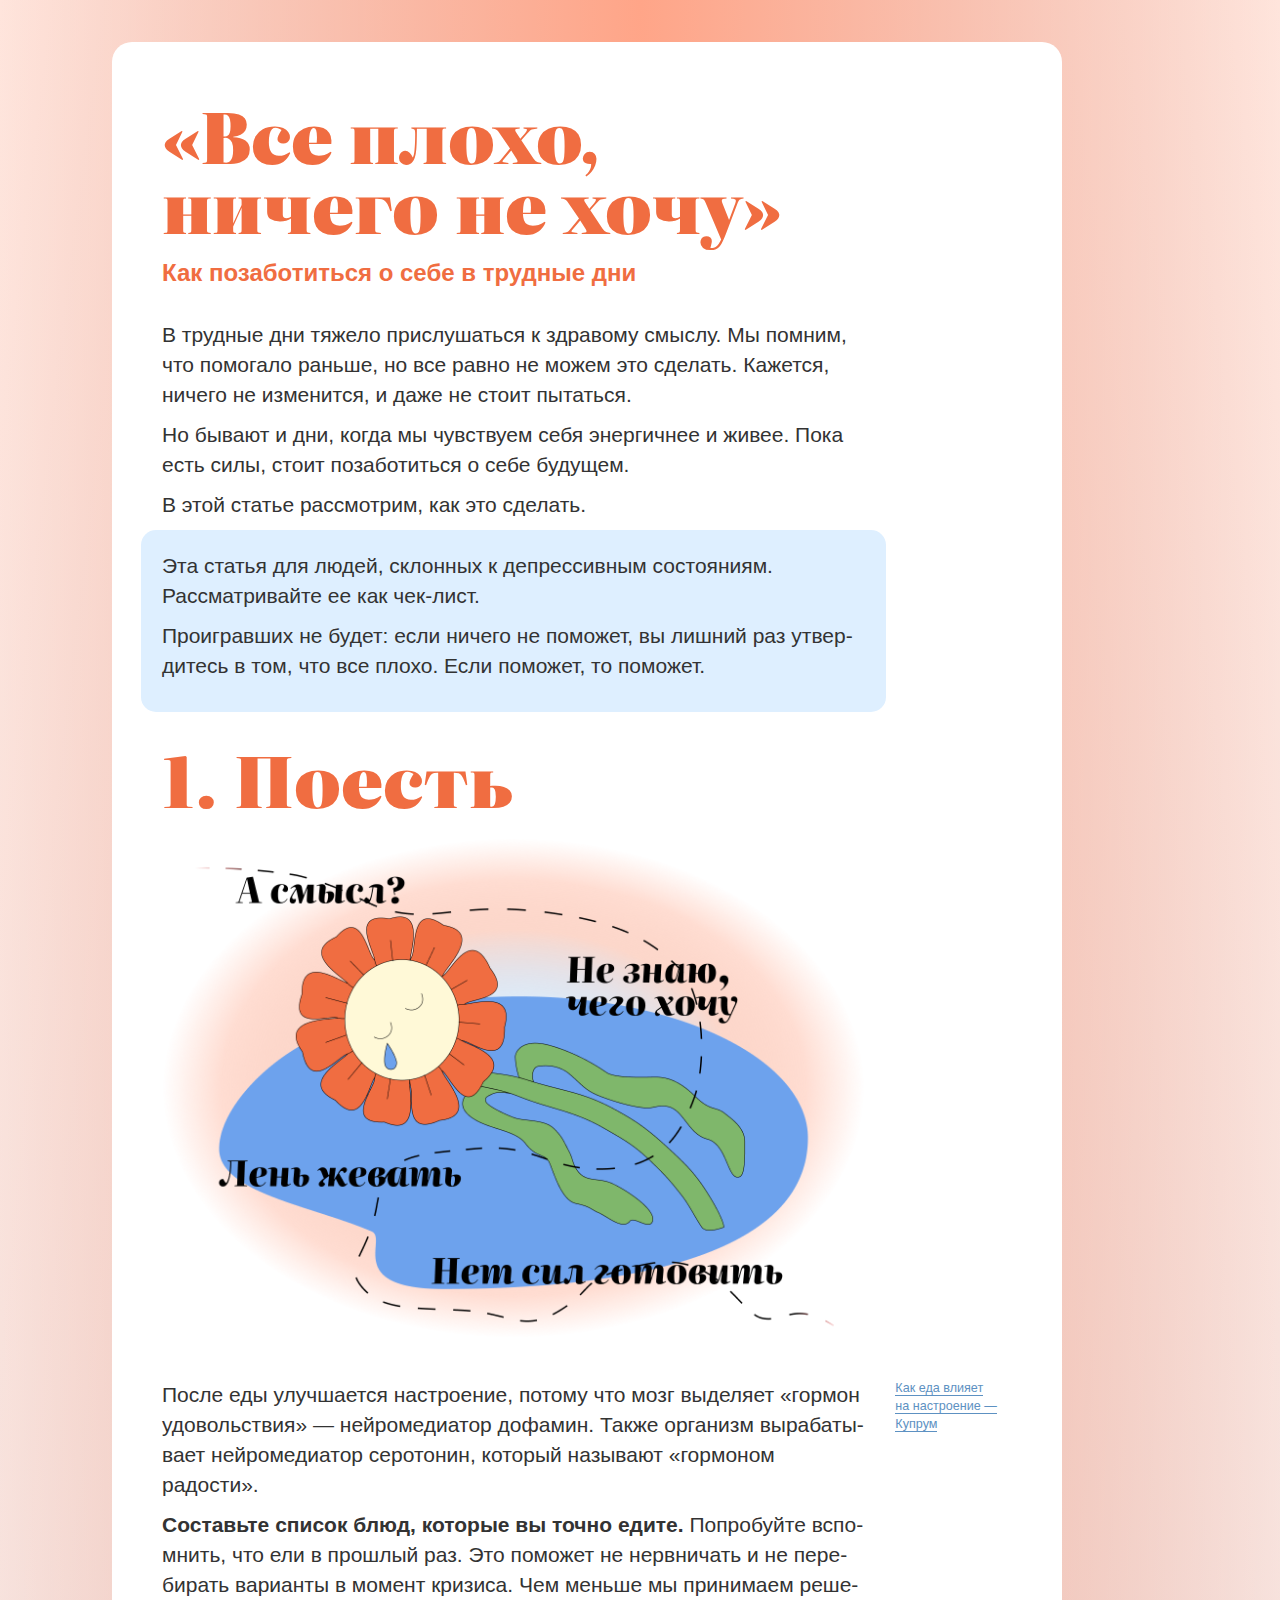
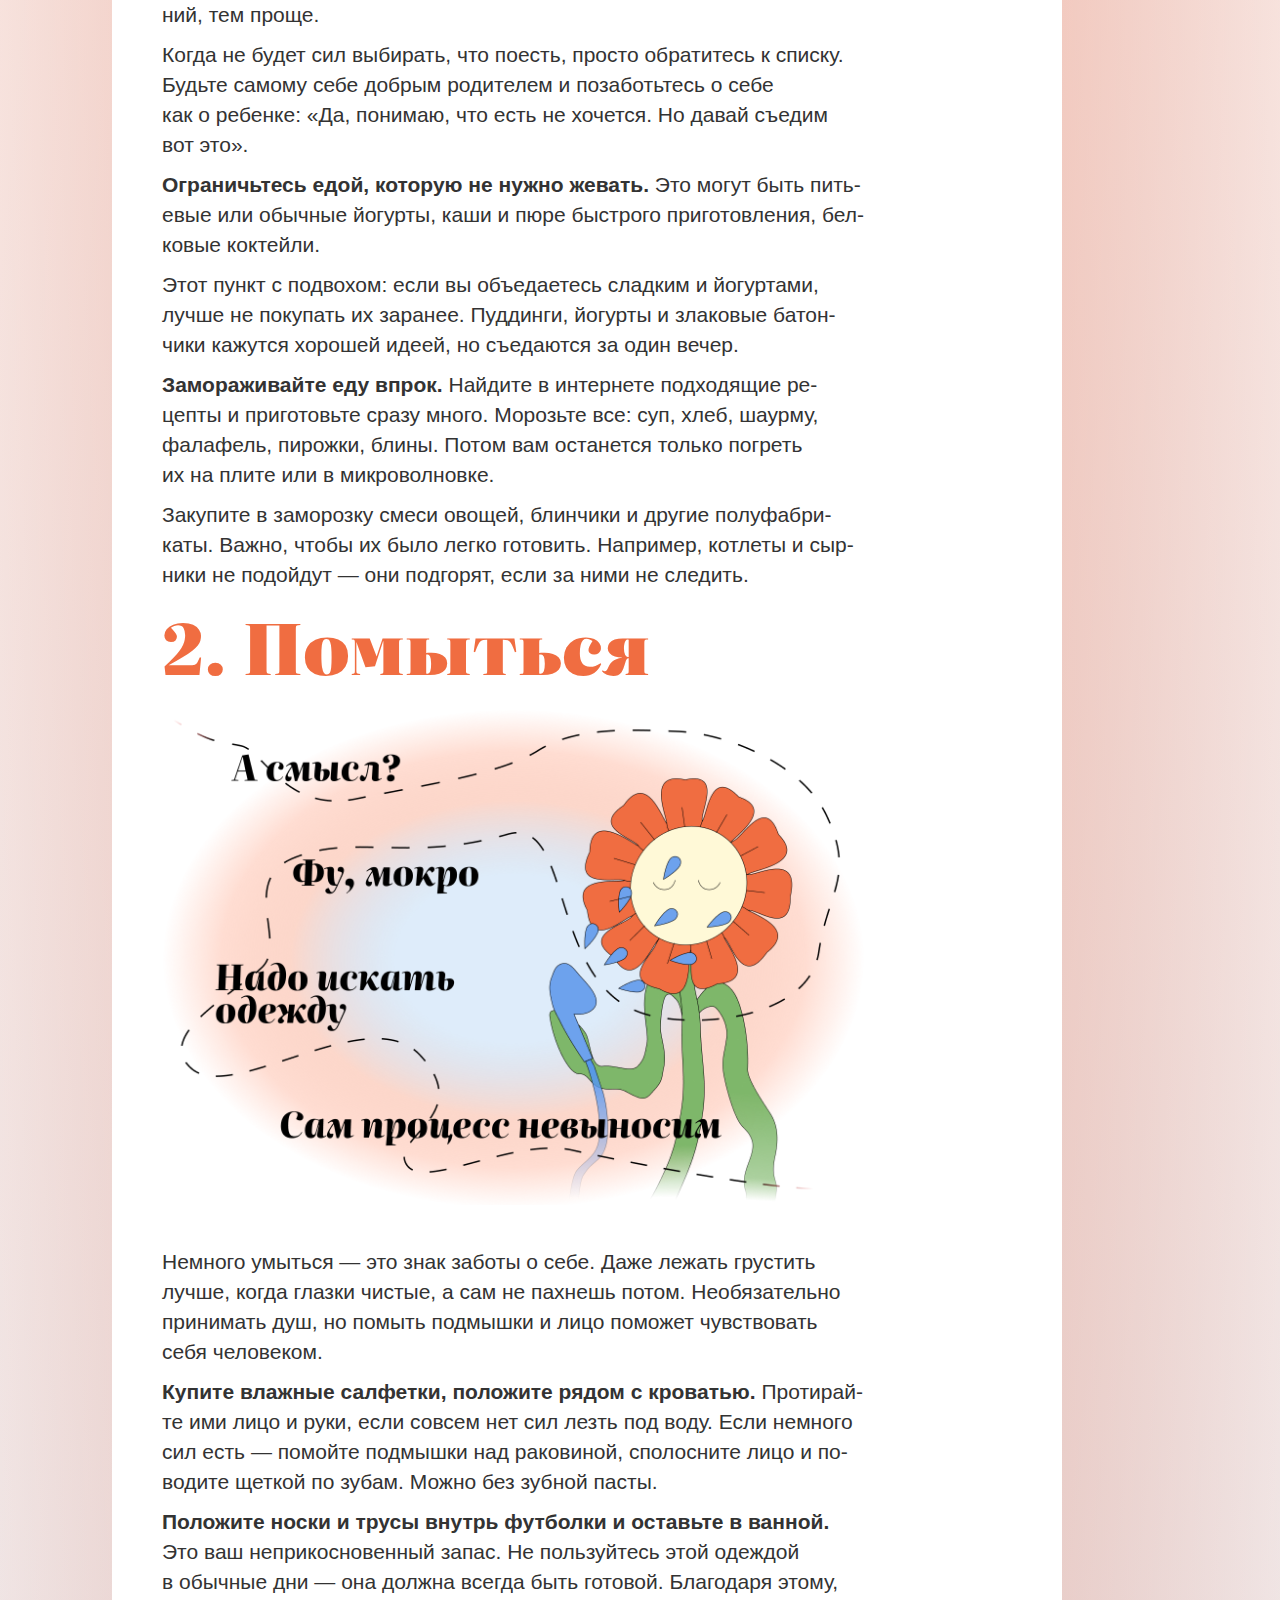
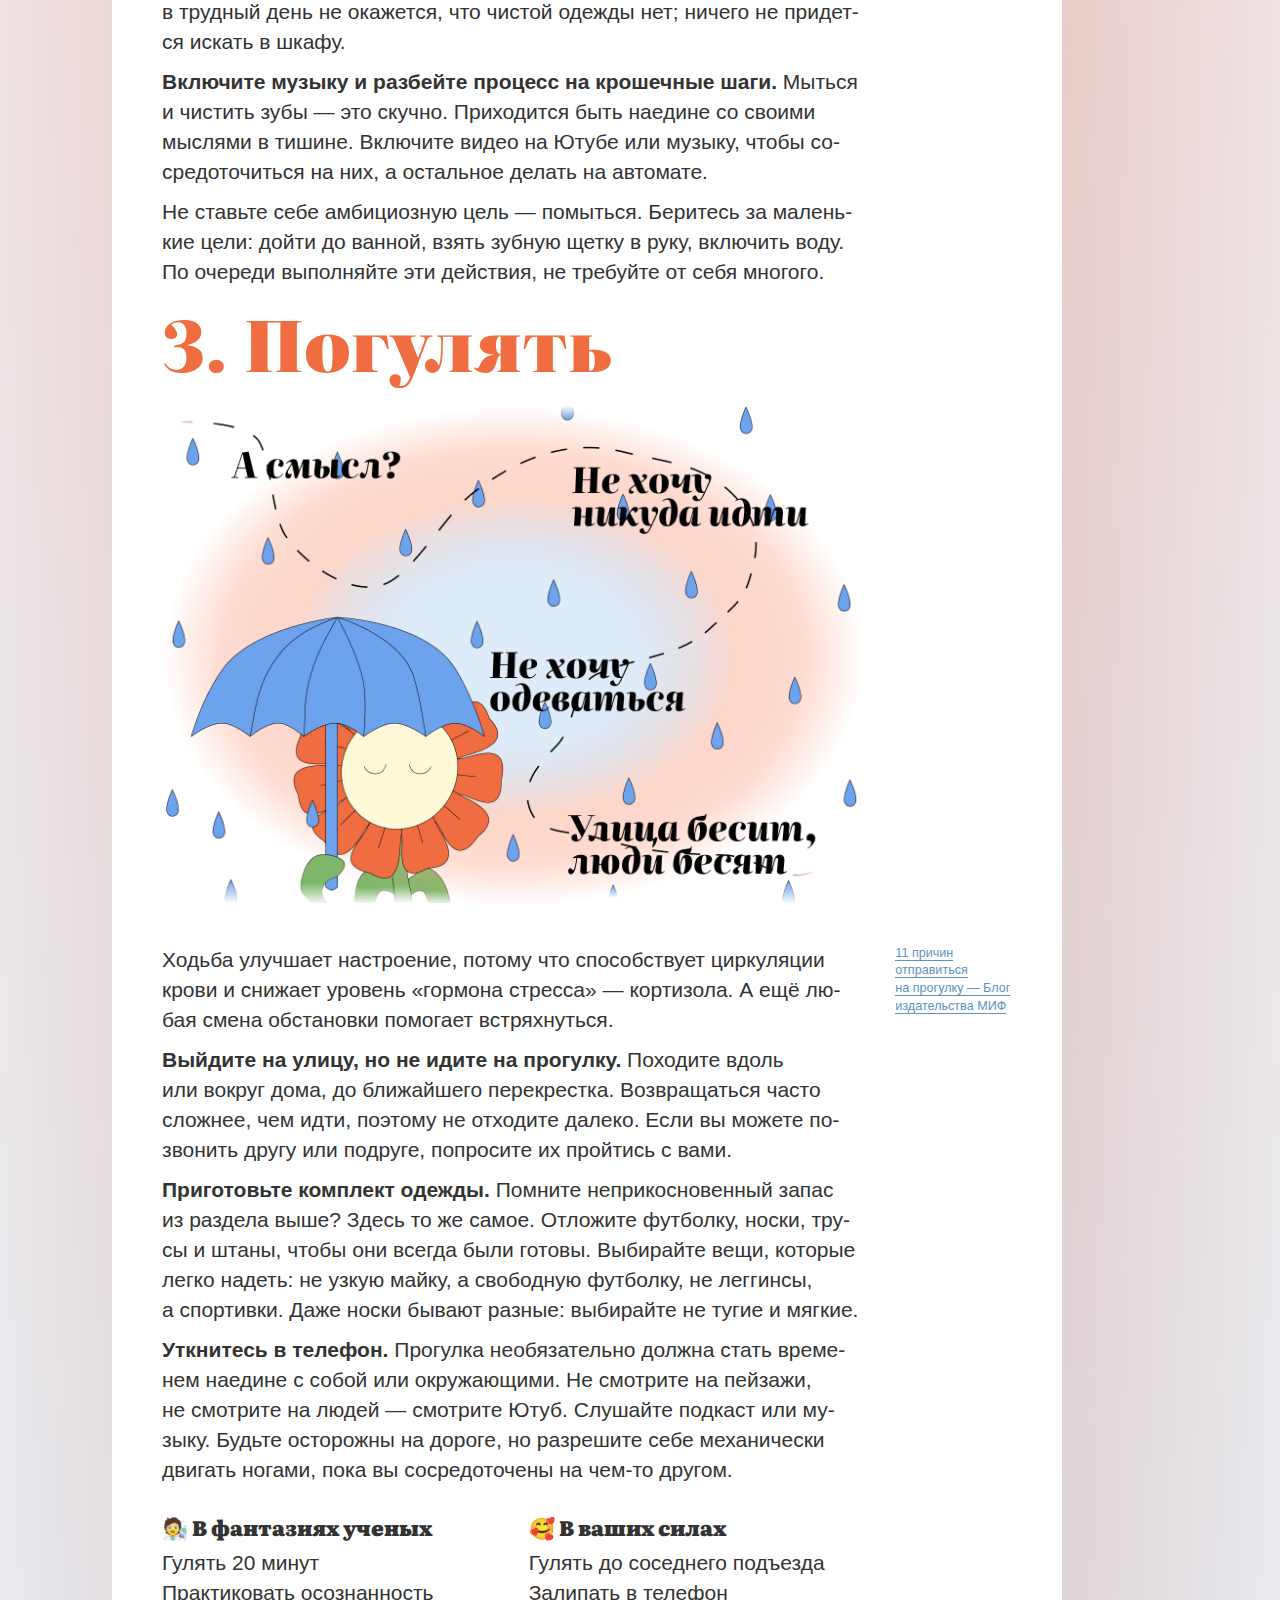
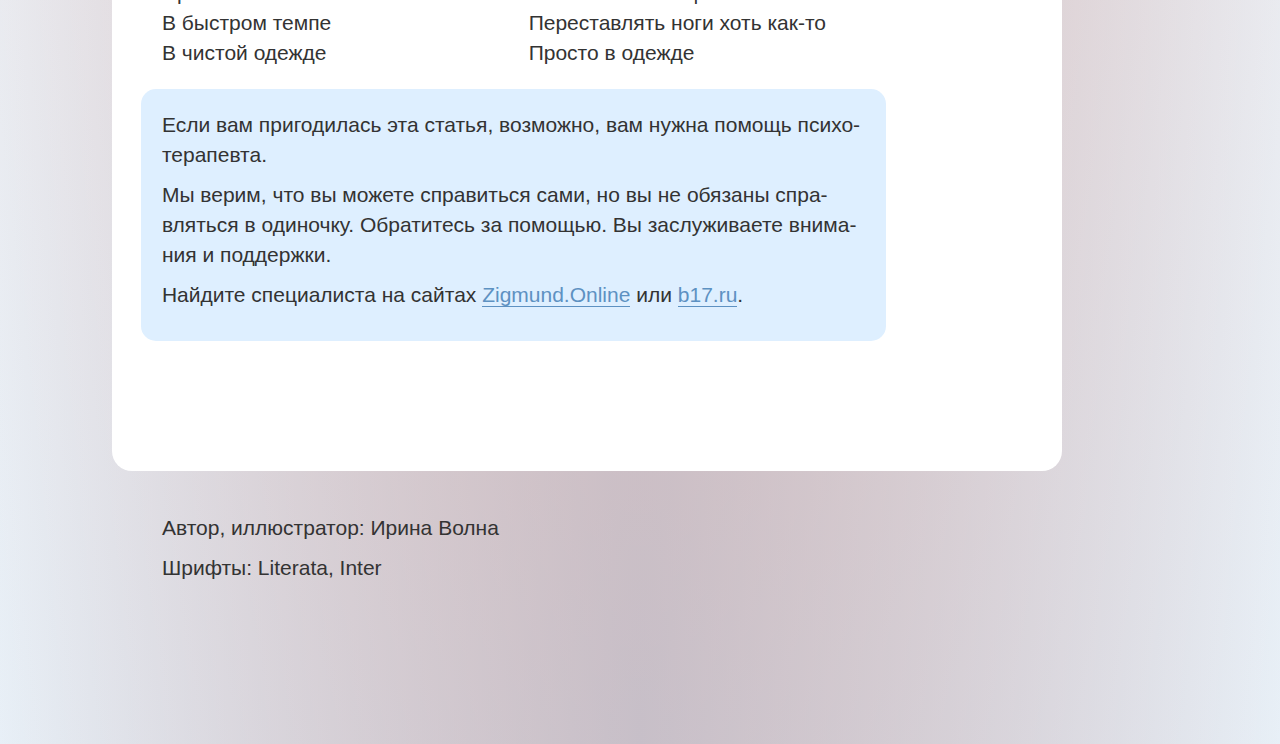
<file: index.html>
<DOCTYPE! HTML>
<html>
<head>
    <title>Все плохо, ничего не хочу. Как по­за­бо­тить­ся о себе в труд­ные дни</title>

    <meta charset="utf-8">
    <meta http-equiv="X-UA-Compatible" content="IE=edge">
    <meta name="viewport" content="width=device-width, initial-scale=1">

    <!-- Bootstrap -->
    <link rel="stylesheet" href="https://cdn.jsdelivr.net/npm/bootstrap@3.4.1/dist/css/bootstrap.min.css" integrity="sha384-HSMxcRTRxnN+Bdg0JdbxYKrThecOKuH5zCYotlSAcp1+c8xmyTe9GYg1l9a69psu" crossorigin="anonymous">
    <!-- Optional theme -->
    <link rel="stylesheet" href="https://cdn.jsdelivr.net/npm/bootstrap@3.4.1/dist/css/bootstrap-theme.min.css" integrity="sha384-6pzBo3FDv/PJ8r2KRkGHifhEocL+1X2rVCTTkUfGk7/0pbek5mMa1upzvWbrUbOZ" crossorigin="anonymous">
    <!-- Latest compiled and minified JavaScript -->
    <script src="https://cdn.jsdelivr.net/npm/bootstrap@3.4.1/dist/js/bootstrap.min.js" integrity="sha384-aJ21OjlMXNL5UyIl/XNwTMqvzeRMZH2w8c5cRVpzpU8Y5bApTppSuUkhZXN0VxHd" crossorigin="anonymous"></script>

    <!--Original CSS-->
    <link rel="stylesheet" href="style.css">

    <!-- Font: Inter, Literata -->
    <link href="https://fonts.googleapis.com/css2?family=Inter&family=Literata:ital,opsz,wght@0,7..72,700;0,7..72,900;1,7..72,900&display=swap" rel="stylesheet"> 
</head>

<body>
    <article class="article container">

        <div class="article-boxWhite col-xs-10">
            
            <div class="main-title hidden-xs">
                <h1 class="title main-title">«Все плохо,<br> ничего не хочу»</h1>
                <h3 class="title-2">Как по&shy;за&shy;бо&shy;тить&shy;ся о себе в труд&shy;ные дни</h3>
            </div>

            <div class="main-title hidden-sm hidden-md hidden-lg">
                <h1 class="title mobile">«Все плохо, ничего не хочу»</h1>
                <h3 class="title-2-mobile">Как по&shy;за&shy;бо&shy;тить&shy;ся о себе в труд&shy;ные дни</h3> 
            </div>


            <div class="intro">
                <div class="row">
                    <div class="col-sm-10">
                        <p>В&nbsp;трудные дни тяже&shy;ло при&shy;слу&shy;шаться к&nbsp;здра&shy;вому смыс&shy;лу. Мы&nbsp;пом&shy;ним, что&nbsp;помо&shy;га&shy;ло рань&shy;ше, но&nbsp;все равно не&nbsp;можем это сде&shy;лать. Кажется, ни&shy;че&shy;го не&nbsp;изме&shy;нится, и&nbsp;даже не&nbsp;стоит пытаться.</p>
                        <p>Но&nbsp;бывают и&nbsp;дни, когда мы&nbsp;чувствуем себя энер&shy;гич&shy;нее и&nbsp;живее. Пока есть силы, стоит по&shy;за&shy;бо&shy;титься о&nbsp;себе будущем.</p>
                        <p>В&nbsp;этой статье рас&shy;смот&shy;рим, как&nbsp;это сделать.</p>
                    </div>
                </div>
            </div>
          
            <div class="row">
                <div class="col-sm-10">
                    <div class="fighter">
                        <p>Эта статья для&nbsp;людей, склон&shy;ных к&nbsp;де&shy;прес&shy;сив&shy;ным со&shy;сто&shy;яниям. Рассмат&shy;ривайте ее как&nbsp;чек‑лист. </p>
                        <p>Проигравших не&nbsp;будет: если&nbsp;ничего не&nbsp;поможет, вы&nbsp;лиш&shy;ний раз утвер&shy;дитесь в&nbsp;том, что&nbsp;все плохо. Если&nbsp;помо&shy;жет, то&nbsp;поможет.</p>
                    </div>
                </div>
            </div>

            <div class="action">
                
                <h2 class="title hidden-xs">1. Поесть</h2>
                <h2 class="title title-mobile hidden-sm hidden-md hidden-lg">1<br>Поесть</h2>
                
                <div class="row">
                    <div class="col-sm-10">
                        <img src="flower10.png" alt="">
                    </div>
                </div>
                
                <div class="row">
                    <div class="col-md-10">
                        <p>После еды улуч&shy;ша&shy;ется на&shy;стро&shy;ение, потому&nbsp;что мозг выде&shy;ляет «гор&shy;мон удо&shy;воль&shy;ствия»&nbsp;— ней&shy;ро&shy;ме&shy;ди&shy;атор дофа&shy;мин. Также орга&shy;низм выра&shy;ба&shy;ты&shy;вает ней&shy;ро&shy;ме&shy;ди&shy;атор серо&shy;то&shy;нин, кото&shy;рый назы&shy;вают «гор&shy;мо&shy;ном радости». </p>
                     </div>  

                  <div class="sidenote col-md-2">
                        <p><a href="https://cuprum.media/razbor/good-mood-food">Как еда вли&shy;яет на&nbsp;настроение&nbsp;— Купрум</a></p>
                    </div>

                    <div class="col-md-10">
                        <p><b>Составьте список блюд, кото&shy;рые вы&nbsp;точно еди&shy;те.</b> По&shy;про&shy;буй&shy;те вспо&shy;мнить, что&nbsp;ели в&nbsp;прош&shy;лый раз. Это помо&shy;жет не&nbsp;нерв&shy;ни&shy;чать и&nbsp;не&nbsp;пере&shy;би&shy;рать ва&shy;ри&shy;ан&shy;ты в&nbsp;мо&shy;мент кри&shy;зиса. Чем мень&shy;ше мы&nbsp;при&shy;ни&shy;ма&shy;ем ре&shy;ше&shy;ний, тем&nbsp;проще.</p>
                        <p>Когда не&nbsp;будет сил выбирать, что&nbsp;поесть, просто обратитесь к&nbsp;списку. Будьте самому себе добрым родителем и&nbsp;позаботьтесь о&nbsp;себе как&nbsp;о&nbsp;ребенке: «Да, понимаю, что есть не&nbsp;хочется. Но&nbsp;давай съедим вот&nbsp;это».</p>
                    </div>
                    
                    <div class="col-sm-10">
                        <p><b>Ограничьтесь едой, кото&shy;рую не&nbsp;нуж&shy;но же&shy;вать.</b> Это&nbsp;мо&shy;гут быть пить&shy;евые или&nbsp;обыч&shy;ные йо&shy;гур&shy;ты, каши и&nbsp;пюре быст&shy;рого при&shy;го&shy;тов&shy;ле&shy;ния, бел&shy;ко&shy;вые кок&shy;тейли.</p>

                    <p>Этот пункт с&nbsp;под&shy;вохом: если вы&nbsp;объе&shy;да&shy;етесь слад&shy;ким и&nbsp;йо&shy;гур&shy;тами, луч&shy;ше не&nbsp;поку&shy;пать их зара&shy;нее. Пуддинги, йогурты и&nbsp;зла&shy;ковые ба&shy;тон&shy;чики ка&shy;жут&shy;ся хоро&shy;шей идеей, но&nbsp;съе&shy;даются за&nbsp;один вечер.</p>
                    </div>

                    <div class="col-sm-10">
                        <p><b>Замораживайте еду впрок.</b> Найдите в&nbsp;ин&shy;тер&shy;нете под&shy;хо&shy;дя&shy;щие ре&shy;цепты и при&shy;го&shy;товьте сразу много. Мо&shy;розь&shy;те все: суп, хлеб, шаурму, фала&shy;фель, пирож&shy;ки, блины. Потом вам оста&shy;нется толь&shy;ко по&shy;греть их&nbsp;на&nbsp;плите или&nbsp;в&nbsp;микро&shy;волновке.</p>
                    </div>

                    <div class="col-sm-10">
                    
                        <p>Заку&shy;пите в&nbsp;замо&shy;розку смеси ово&shy;щей, блин&shy;чики и&nbsp;дру&shy;гие полу&shy;фабри&shy;каты. Важно, чтобы их&nbsp;было лег&shy;ко го&shy;то&shy;вить. На&shy;при&shy;мер, кот&shy;леты и&nbsp;сыр&shy;ники не&nbsp;по&shy;дой&shy;дут&nbsp;— они под&shy;го&shy;рят, если за&nbsp;ними не&nbsp;следить.</p>
                    </div>
                    
                </div>            
            </div>
            
            
            <div class="action">
                
                <h2 class="title hidden-xs">2. Помыться</h2>
                <h2 class="title title-mobile hidden-sm hidden-md hidden-lg">2<br>Помыться</h2>

                <div class="row">
                    <div class="col-sm-10">
                        <img src="flower20.png" alt="">
                    </div>
                </div>
                
                <div class="row">
                    <div class="col-sm-10">
                        <p>Немного умыться&nbsp;— это знак за&shy;бо&shy;ты о&nbsp;себе. Даже ле&shy;жать грустить лучше, когда глазки чис&shy;тые, а&nbsp;сам не&nbsp;пах&shy;нешь по&shy;том. Не&shy;обя&shy;за&shy;тель&shy;но при&shy;ни&shy;мать душ, но&nbsp;помыть под&shy;мыш&shy;ки и&nbsp;лицо по&shy;мо&shy;жет чув&shy;ство&shy;вать себя человеком.</p>
                        <p><b>Купите влаж&shy;ные сал&shy;фет&shy;ки, поло&shy;жите ря&shy;дом с&nbsp;кро&shy;ватью.</b> Про&shy;ти&shy;рай&shy;те ими лицо и&nbsp;р&shy;уки, если сов&shy;сем нет сил лезть под&nbsp;воду. Если&nbsp;немного сил есть&nbsp;— по&shy;мой&shy;те под&shy;мыш&shy;ки над&nbsp;ра&shy;ко&shy;ви&shy;ной, спо&shy;лос&shy;ни&shy;те ли&shy;цо и&nbsp;по&shy;во&shy;дите щет&shy;кой по&nbsp;зубам. Мож&shy;но без&nbsp;зубной пасты.</p>
                        <p><b>Поло&shy;жите нос&shy;ки и&nbsp;тру&shy;сы внутрь фут&shy;бол&shy;ки и&nbsp;оставь&shy;те в&nbsp;ван&shy;ной.</b> Это ваш не&shy;при&shy;кос&shy;но&shy;вен&shy;ный за&shy;пас. Не&nbsp;поль&shy;зуй&shy;тесь этой одеждой в&nbsp;обыч&shy;ные дни&nbsp;&mdash; она должна все&shy;гда быть го&shy;то&shy;вой. Бла&shy;го&shy;да&shy;ря этому, в&nbsp;труд&shy;ный день не&nbsp;ока&shy;жется, что чис&shy;той оде&shy;жды нет; ни&shy;че&shy;го не&nbsp;при&shy;дет&shy;ся искать в&nbsp;шкафу.</p>
                        <p><b>Включите музыку и&nbsp;разбейте про&shy;цесс на&nbsp;кро&shy;шеч&shy;ные шаги.</b> Мыть&shy;ся и&nbsp;чис&shy;тить зубы&nbsp;&mdash; это ску&shy;чно. При&shy;хо&shy;дит&shy;ся быть на&shy;е&shy;дине со&nbsp;сво&shy;ими мыс&shy;лями в&nbsp;ти&shy;ши&shy;не. Вклю&shy;чи&shy;те ви&shy;део на&nbsp;Ютубе или му&shy;зы&shy;ку, чтобы со&shy;сре&shy;до&shy;то&shy;чить&shy;ся на&nbsp;них, а&nbsp;осталь&shy;ное де&shy;лать на&nbsp;автомате.</p>
                        <p>Не&nbsp;ставь&shy;те себе амби&shy;ци&shy;оз&shy;ную цель&nbsp;&mdash; по&shy;мыть&shy;ся. Бе&shy;ри&shy;тесь за&nbsp;ма&shy;лень&shy;кие цели: дой&shy;ти до&nbsp;ван&shy;ной, взять зуб&shy;ную щет&shy;ку в&nbsp;руку, вклю&shy;чить воду. По&nbsp;оче&shy;реди вы&shy;пол&shy;няй&shy;те эти дей&shy;ствия, не&nbsp;тре&shy;буй&shy;те от&nbsp;себя многого.</p>
                    </div>
                </div>
            </div>

            <div class="action">
                
                <h2 class="title hidden-xs">3. Погулять</h2>
                <h2 class="title title-mobile hidden-sm hidden-md hidden-lg">3<br>Погулять</h2>

                <div class="row">
                    <div class="col-sm-10">
                        <img src="flower30.png" alt="">
                    </div>
                </div>
                
                <div class="row">
                    <div class="col-sm-10">
                        <p>Ходьба улучшает настро&shy;ение, потому&nbsp;что спо&shy;соб&shy;ству&shy;ет цир&shy;ку&shy;ля&shy;ции кро&shy;ви и&nbsp;сни&shy;жает уро&shy;вень «гор&shy;мона стрес&shy;са»&nbsp;— кор&shy;ти&shy;зола. А&nbsp;ещё лю&shy;бая сме&shy;на обста&shy;нов&shy;ки по&shy;мо&shy;гает встряхнуться.</p>
                    </div> 
                    <div class="sidenote col-sm-2">
                        <p><a href="https://blog.mann-ivanov-ferber.ru/2019/08/01/11-prichin-otpravitsya-na-progulku-i-sdelat-eto-svoej-privychkoj/">11 причин отправиться на&nbsp;прогулку&nbsp;— Блог издательства МИФ</a></p>
                    </div> 

                    <div class="col-sm-10">
                        <p><b>Выйдите на&nbsp;улицу, но&nbsp;не&nbsp;иди&shy;те на&nbsp;про&shy;гул&shy;ку.</b> По&shy;хо&shy;ди&shy;те вдоль или&nbsp;вокруг дома, до&nbsp;бли&shy;жай&shy;ше&shy;го пере&shy;крест&shy;ка. Воз&shy;вра&shy;щать&shy;ся часто слож&shy;нее, чем&nbsp;идти, поэтому не&nbsp;от&shy;хо&shy;ди&shy;те да&shy;ле&shy;ко. Если вы&nbsp;мо&shy;жете по&shy;зво&shy;нить другу или&nbsp;по&shy;дру&shy;ге, по&shy;про&shy;сите их&nbsp;прой&shy;тись с&nbsp;вами.</p>
                        <p><b>Приготовьте комплект одежды.</b> Пом&shy;ните не&shy;при&shy;кос&shy;но&shy;вен&shy;ный за&shy;пас из&nbsp;раз&shy;дела выше? Здесь то&nbsp;же са&shy;мое. От&shy;ло&shy;жи&shy;те фут&shy;бол&shy;ку, нос&shy;ки, тру&shy;сы и&nbsp;шта&shy;ны, чтобы они всег&shy;да были го&shy;то&shy;вы. Вы&shy;би&shy;рай&shy;те вещи, ко&shy;то&shy;рые лег&shy;ко надеть: не&nbsp;уз&shy;кую май&shy;ку, а&nbsp;сво&shy;бод&shy;ную фут&shy;бол&shy;ку, не&nbsp;леггинсы, а&nbsp;спор&shy;тив&shy;ки. Даже нос&shy;ки бы&shy;вают раз&shy;ные: вы&shy;би&shy;рай&shy;те не&nbsp;тугие и&nbsp;мяг&shy;кие.</p>
                        <p><b>Уткни&shy;тесь в&nbsp;те&shy;ле&shy;фон.</b> Про&shy;гул&shy;ка не&shy;обя&shy;за&shy;тель&shy;но должна стать вре&shy;ме&shy;нем на&shy;е&shy;ди&shy;не с&nbsp;со&shy;бой или&nbsp;окру&shy;жа&shy;ю&shy;щими. Не&nbsp;смо&shy;трите на&nbsp;пей&shy;зажи, не&nbsp;смо&shy;трите на&nbsp;лю&shy;дей&nbsp;&mdash; смо&shy;три&shy;те Ютуб. Слу&shy;шай&shy;те под&shy;каст или&nbsp;му&shy;зыку. Будь&shy;те осто&shy;рож&shy;ны на&nbsp;до&shy;ро&shy;ге, но&nbsp;раз&shy;ре&shy;ши&shy;те себе ме&shy;ха&shy;ни&shy;чес&shy;ки дви&shy;гать но&shy;гами, пока вы&nbsp;со&shy;сре&shy;до&shy;то&shy;че&shy;ны на&nbsp;чем‑то другом.</p>
                    </div>
                </div>
                
                <div class="row">
                    <div class="col-lg-5">
                        <h3 class="example">🧑‍🔬 В фантазиях ученых</h3>
                        <p class="list">
                            Гулять 20 минут<br>
                            Практиковать осознанность<br>
                            В быстром темпе<br>
                            В чистой одежде
                            </p>
                    </div>

                    <div class="col-lg-5">
                        <h3 class="example">🥰 В ваших силах</h3>
                        <p class="list">
                            Гулять до соседнего подъезда <br>
                            Залипать в телефон <br>
                            Переставлять ноги хоть как-то<br>
                            Просто в одежде<br>
                         </p>
                    </div>
                </div>               
            </div>
                     
            <div class="row">
                <div class="col-sm-10">
                    <div class="fighter">
                        <p>Если вам приго&shy;ди&shy;лась эта&nbsp;статья, воз&shy;мож&shy;но, вам нуж&shy;на по&shy;мощь пси&shy;хо&shy;те&shy;ра&shy;певта.</p>
                        <p>Мы ве&shy;рим, что&nbsp;вы можете спра&shy;вить&shy;ся сами, но&nbsp;вы не&nbsp;обя&shy;за&shy;ны спра&shy;влять&shy;ся в&nbsp;оди&shy;ночку. Об&shy;ра&shy;ти&shy;тесь за&nbsp;по&shy;мо&shy;щью. Вы за&shy;слу&shy;жи&shy;ва&shy;ете вни&shy;ма&shy;ния и&nbsp;под&shy;держ&shy;ки. </p>
                            <p>Най&shy;ди&shy;те спе&shy;ци&shy;али&shy;ста на&nbsp;сайтах <a href="https://zigmund.online/">Zigmund.Online</a> или&nbsp;<a href="https://www.b17.ru/">b17.ru</a>. </p>
                    </div>
                </div>
            </div>

        </div>
        
        <div class="article-boxTransparent">
        <div class="row">
            <div class="col-sm-10">
                <div class="footer">
                 <p>Автор, иллюстратор: Ирина Волна</p>
                 <p>Шрифты: Literata, Inter</p>
            </div>
            </div>
        </div>
        </div>
    </article>
</body>
</html>
</file>
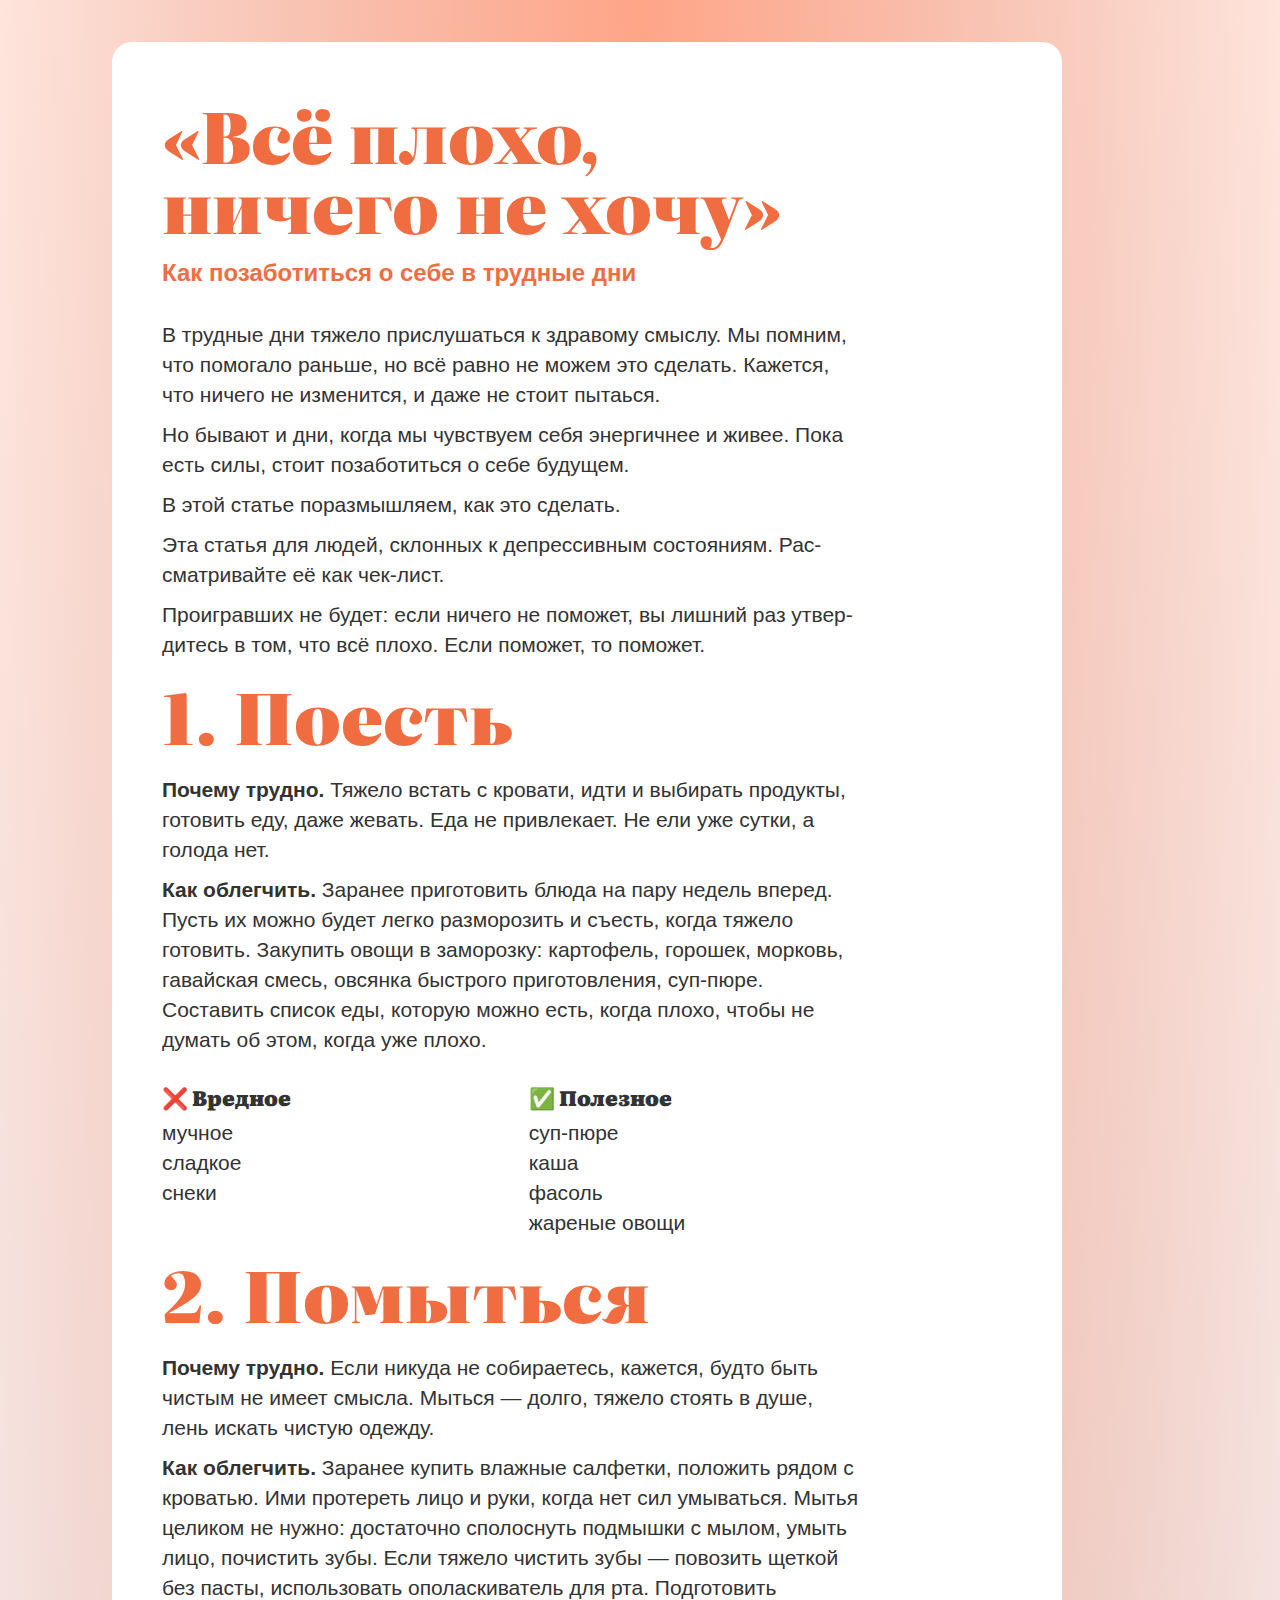
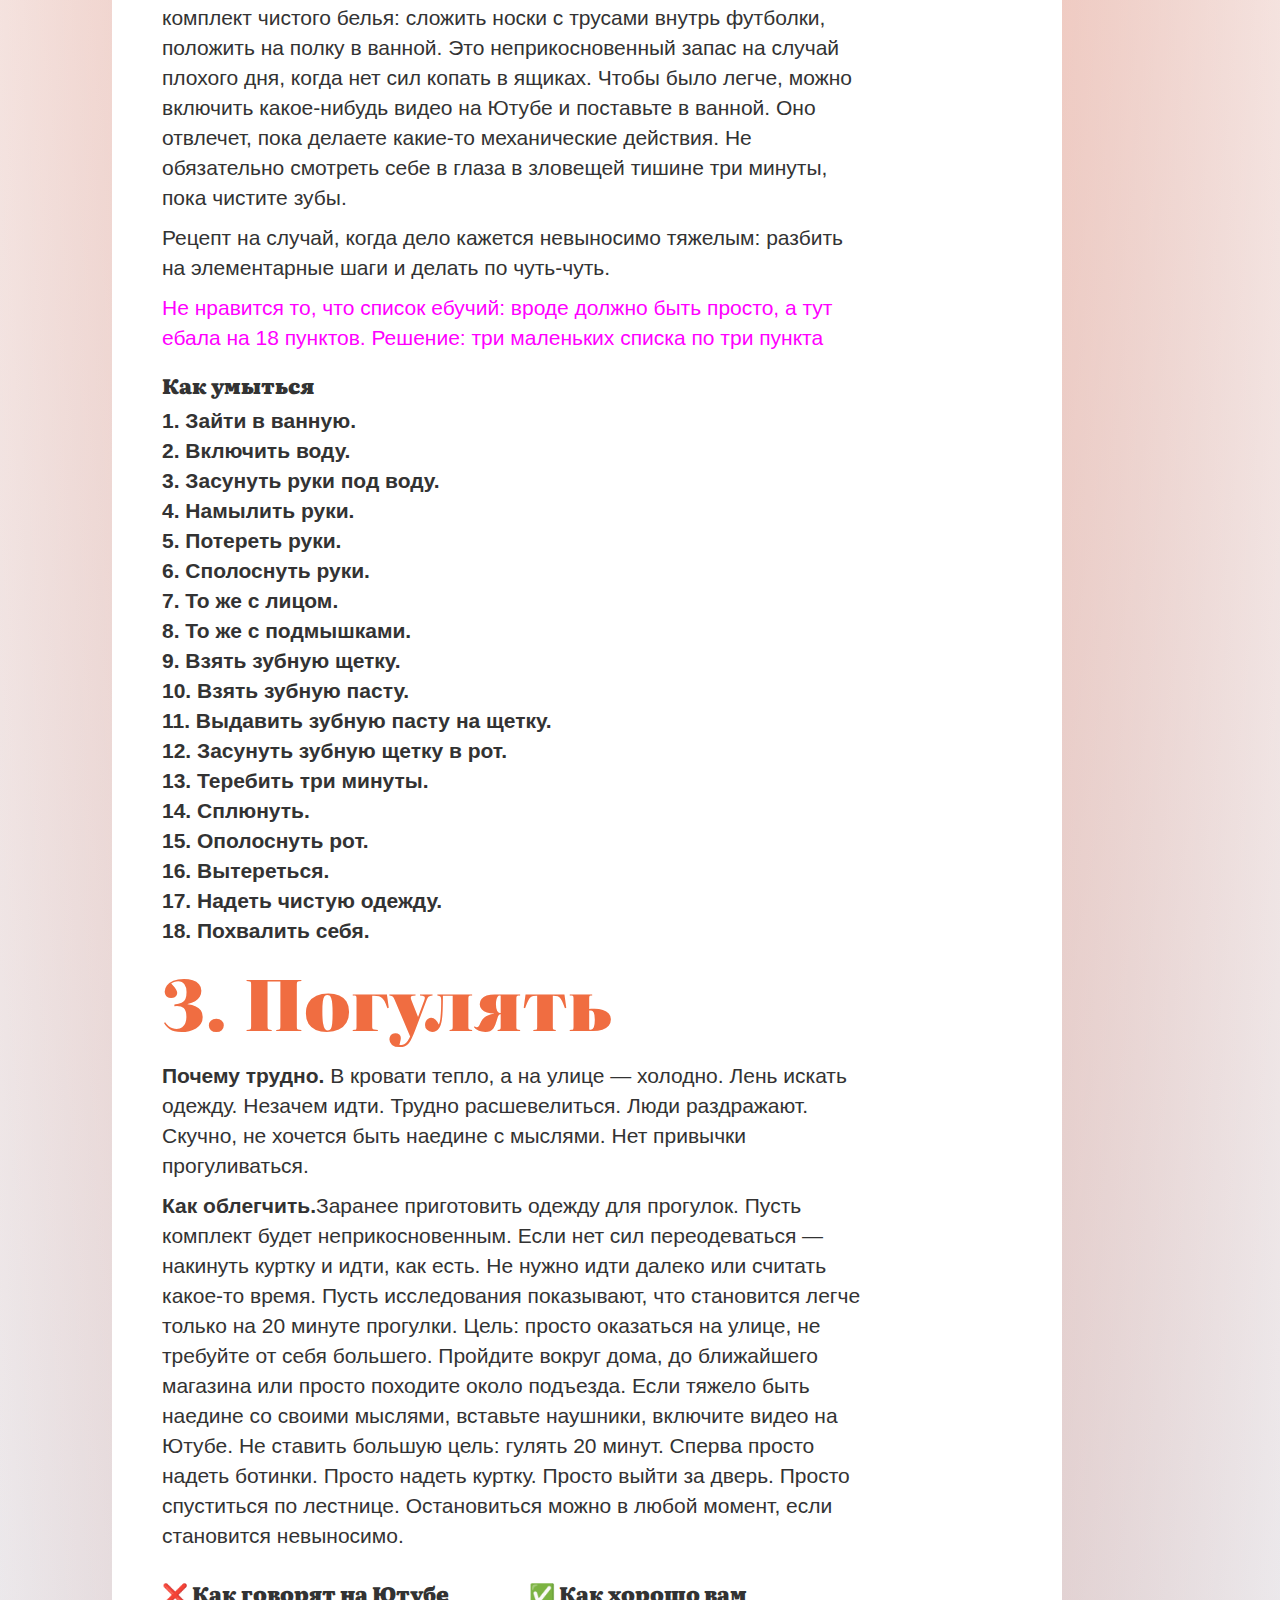
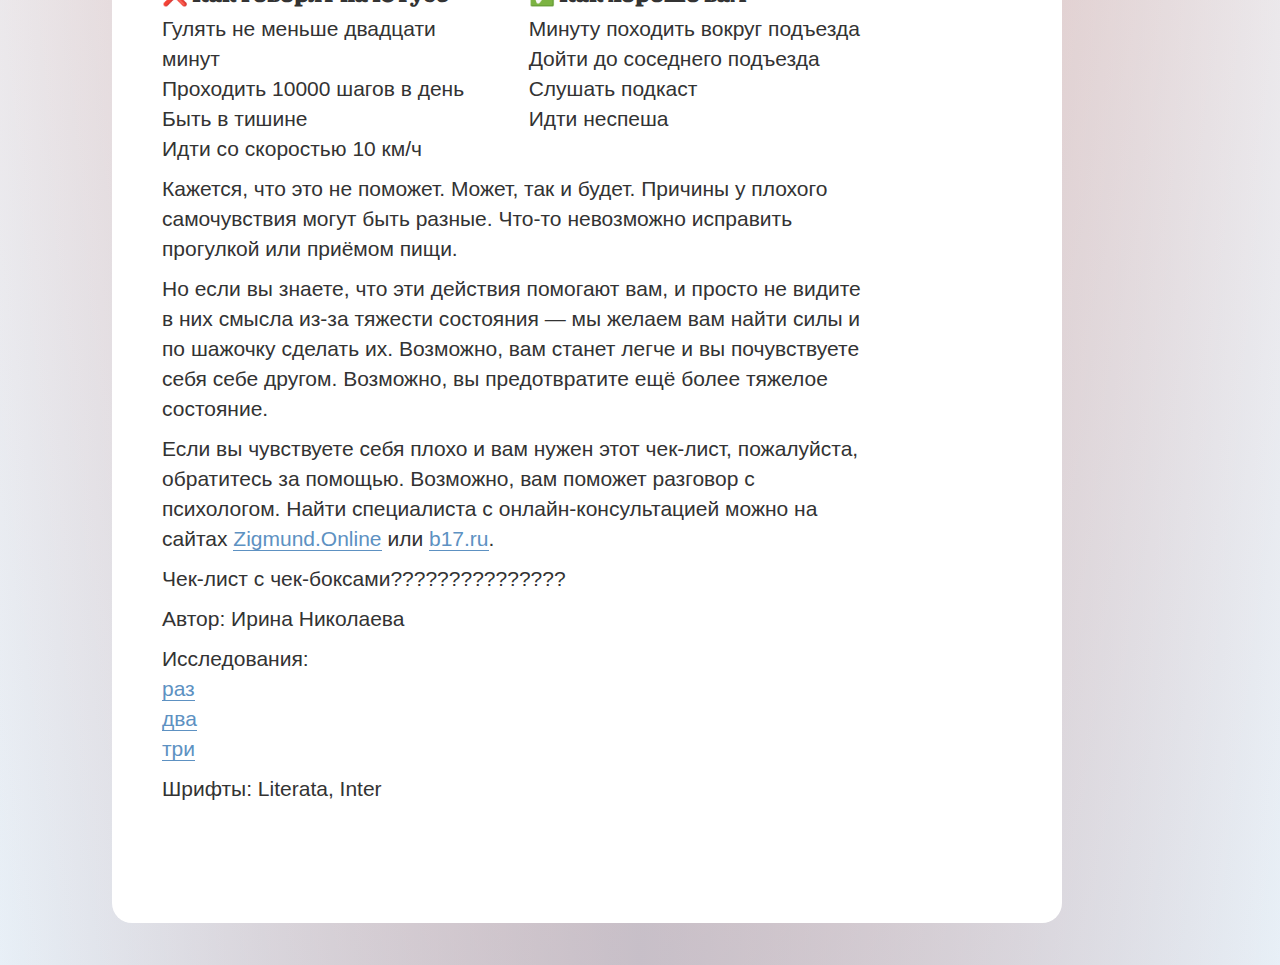
<file: 3-rules.html>
<DOCTYPE! HTML>
<html>
<head>
    <title>Что делать, если кроет</title>

    <meta charset="utf-8">
    <meta http-equiv="X-UA-Compatible" content="IE=edge">
    <meta name="viewport" content="width=device-width, initial-scale=1">

    <!-- Bootstrap -->
    <link rel="stylesheet" href="https://cdn.jsdelivr.net/npm/bootstrap@3.4.1/dist/css/bootstrap.min.css" integrity="sha384-HSMxcRTRxnN+Bdg0JdbxYKrThecOKuH5zCYotlSAcp1+c8xmyTe9GYg1l9a69psu" crossorigin="anonymous">
    <!-- Optional theme -->
    <link rel="stylesheet" href="https://cdn.jsdelivr.net/npm/bootstrap@3.4.1/dist/css/bootstrap-theme.min.css" integrity="sha384-6pzBo3FDv/PJ8r2KRkGHifhEocL+1X2rVCTTkUfGk7/0pbek5mMa1upzvWbrUbOZ" crossorigin="anonymous">
    <!-- Latest compiled and minified JavaScript -->
    <script src="https://cdn.jsdelivr.net/npm/bootstrap@3.4.1/dist/js/bootstrap.min.js" integrity="sha384-aJ21OjlMXNL5UyIl/XNwTMqvzeRMZH2w8c5cRVpzpU8Y5bApTppSuUkhZXN0VxHd" crossorigin="anonymous"></script>

    <!--Original CSS-->
    <link rel="stylesheet" href="style.css">

    <!-- Font: Inter, Literata -->
    <link href="https://fonts.googleapis.com/css2?family=Inter&family=Literata:ital,opsz,wght@0,7..72,700;0,7..72,900;1,7..72,900&display=swap" rel="stylesheet"> 
</head>

<body>
    <article class="article container">

        <div class="article-boxWhite desktop col-xs-10">
            

            <div class="main-title hidden-xs">
                <h1 class="title main-title">«Всё плохо,<br> ничего не хочу»</h1>
                <h3 class="title-2">Как по&shy;за&shy;бо&shy;тить&shy;ся о себе в труд&shy;ные дни</h3>
            </div>

            <!--<div class="main-title hidden-xs">
                <h1 class="title">Что делать, если кроет:<br>первые действия</h1>
            </div>
            -->

            <div class="main-title hidden-sm hidden-md hidden-lg">
                <h1 class="title mobile">«Всё плохо, ничего не хочу»</h1>
                <h3 class="title-2-mobile">Как по&shy;за&shy;бо&shy;тить&shy;ся о себе в труд&shy;ные дни</h3> 
            </div>


            <div class="intro">
                <div class="row">
                    <div class="col-sm-10">
                        <p>В&nbsp;трудные дни тяже&shy;ло при&shy;слу&shy;шаться к&nbsp;здра&shy;вому смыс&shy;лу. Мы&nbsp;пом&shy;ним, что&nbsp;помо&shy;га&shy;ло рань&shy;ше, но&nbsp;всё равно не&nbsp;можем это сде&shy;лать. Кажется, что&nbsp;ни&shy;че&shy;го не&nbsp;изме&shy;нится, и&nbsp;даже не&nbsp;стоит пытаься.</p>
                        <p>Но&nbsp;бывают и&nbsp;дни, когда мы&nbsp;чувствуем себя энер&shy;гич&shy;нее и&nbsp;живее. Пока есть силы, стоит по&shy;за&shy;бо&shy;титься о&nbsp;себе будущем.</p>
                        <p>В&nbsp;этой статье по&shy;раз&shy;мыш&shy;ляем, как&nbsp;это сделать.</p>
                    </div>
                </div>
            </div>
          
            <div class="row">
                <div class="col-sm-10">
                    <div class="footer">
                        <p>Эта статья для&nbsp;людей, склон&shy;ных к&nbsp;де&shy;прес&shy;сив&shy;ным со&shy;сто&shy;яниям. Рас&shy;смат&shy;ривайте её как&nbsp;чек-лист. </p>
                        <p>Проигравших не&nbsp;будет: если&nbsp;ничего не&nbsp;поможет, вы&nbsp;лиш&shy;ний раз утвер&shy;дитесь в&nbsp;том, что&nbsp;всё плохо. Если по&shy;мо&shy;жет, то&nbsp;поможет.</p>
                    </div>
                </div>
            </div>

            <div class="action">
                
                <h2 class="title hidden-xs">1. Поесть</h2>
                <h2 class="title title-mobile hidden-sm hidden-md hidden-lg">1<br>Поесть</h2>

                <!--
                <img src="https://cs11.pikabu.ru/post_img/2019/09/09/5/1568013293183057266.jpg" alt="">
                -->

                <div class="row">
                    <div class="col-sm-10">
                        <p><b>Почему трудно.</b> Тяжело встать с кровати, идти и выбирать продукты, готовить еду, даже жевать. Еда не привлекает. Не ели уже сутки, а голода нет.</p>
                    </div>

                    <div class="research col-sm-2">
                        <!--
                            <a class="links" href="https://bureau.ru">ИССЛЕДОВАНИЕ</a>
                        -->
                    </div>
                </div>
                
                <div class="row">
                    <div class="col-sm-10">
                        <p><b>Как облегчить.</b> Заранее приготовить блюда на пару недель вперед. Пусть их можно будет легко разморозить и съесть, когда тяжело готовить. Закупить овощи в заморозку: картофель, горошек, морковь, гавайская смесь, овсянка быстрого приготовления, суп-пюре. Составить список еды, которую можно есть, когда плохо, чтобы не думать об этом, когда уже плохо.</p>
                    </div>
                </div>
                
                <div class="row">
                    <div class="col-sm-5">
                        <h3 class="example">❌ Вредное</h3>
                        <p>мучное<br>
                        сладкое<br>
                        снеки</p>
                    </div>

                    <div class="col-sm-5">
                        <h3 class="example">✅ Полезное</h3>
                        <p>суп-пюре<br>
                        каша<br>
                        фасоль<br>
                        жареные овощи<br>
                        </p>
                    </div>
                </div>               
            </div>
            
            
            <div class="action">
                
                <h2 class="title hidden-xs">2. Помыться</h2>
                <h2 class="title title-mobile hidden-sm hidden-md hidden-lg">2<br>Помыться</h2>

                <!--
                <img src="https://cs11.pikabu.ru/post_img/2019/09/09/5/1568013293183057266.jpg" alt="">
                -->

                <div class="row">
                    <div class="col-sm-10">
                        <p><b>Почему трудно.</b> Если никуда не собираетесь, кажется, будто быть чистым не имеет смысла. Мыться — долго, тяжело стоять в душе, лень искать чистую одежду. </p>
                    </div>

                    <div class="research col-sm-2">
                        <!--
                            <a class="links" href="https://bureau.ru">ИССЛЕДОВАНИЕ</a>
                        -->
                    </div>
                </div>
                
                <div class="row">
                    <div class="col-sm-10">
                        <p><b>Как облегчить.</b> Заранее купить влажные салфетки, положить рядом с кроватью. Ими протереть лицо и руки, когда нет сил умываться. Мытья целиком не нужно: достаточно сполоснуть подмышки с мылом, умыть лицо, почистить зубы. Если тяжело чистить зубы — повозить щеткой без пасты, использовать ополаскиватель для рта. Подготовить комплект чистого белья: сложить носки с трусами внутрь футболки, положить на полку в ванной. Это неприкосновенный запас на случай плохого дня, когда нет сил копать в ящиках. Чтобы было легче, можно включить какое-нибудь видео на Ютубе и поставьте в ванной. Оно отвлечет, пока делаете какие-то механические действия. Не обязательно смотреть себе в глаза в зловещей тишине три минуты, пока чистите зубы.</p>
                        <p>Рецепт на случай, когда дело кажется невыносимо тяжелым: разбить на элементарные шаги и делать по чуть-чуть.</p>
                    </div>
                </div>
                
                <div class="row">
                    <div class="col-sm-10">
                        <span style="color: rgb(255, 0, 255)">Не нравится то, что список ебучий: вроде должно быть просто, а тут ебала на 18 пунктов. Решение: три маленьких списка по три пункта</span>
                        <h3 class="example">Как умыться</h3>
                        <b><p>1. Зайти в ванную.<br>
                        2. Включить воду.<br>
                        3. Засунуть руки под воду.<br>
                        4. Намылить руки.<br>
                        5. Потереть руки.<br>
                        6. Сполоснуть руки.<br>
                        7. То же с лицом.<br>
                        8. То же с подмышками.<br>
                        9. Взять зубную щетку.<br>
                        10. Взять зубную пасту.<br>
                        11. Выдавить зубную пасту на щетку.<br>
                        12. Засунуть зубную щетку в рот.<br>
                        13. Теребить три минуты.<br>
                        14. Сплюнуть.<br>
                        15. Ополоснуть рот.<br>
                        16. Вытереться.<br>
                        17. Надеть чистую одежду.<br>
                        18. Похвалить себя.</p></b>
                    </div>
                </div>               
            </div>


            <div class="action">
                
                <h2 class="title hidden-xs">3. Погулять</h2>
                <h2 class="title title-mobile hidden-sm hidden-md hidden-lg">3<br>Погулять</h2>

                <!--
                <img src="https://cs11.pikabu.ru/post_img/2019/09/09/5/1568013293183057266.jpg" alt="">
                -->

                <div class="row">
                    <div class="col-sm-10">
                        <p><b>Почему трудно.</b> В кровати тепло, а на улице — холодно. Лень искать одежду. Незачем идти. Трудно расшевелиться. Люди раздражают. Скучно, не хочется быть наедине с мыслями. Нет привычки прогуливаться.</p>
                    </div>

                    <div class="research col-sm-2">
                        <!--
                            <a href="https://bureau.ru">ИССЛЕДОВАНИЕ</a>
                        -->
                    </div>
                </div>
                
                <div class="row">
                    <div class="col-sm-10">
                        <p><b>Как облегчить.</b>Заранее приготовить одежду для прогулок. Пусть комплект будет неприкосновенным. Если нет сил переодеваться — накинуть куртку и идти, как есть. Не нужно идти далеко или считать какое-то время. Пусть исследования показывают, что становится легче только на 20 минуте прогулки. Цель: просто оказаться на улице, не требуйте от себя большего. Пройдите вокруг дома, до ближайшего магазина или просто походите около подъезда. Если тяжело быть наедине со своими мыслями, вставьте наушники, включите видео на Ютубе. Не ставить большую цель: гулять 20 минут. Сперва просто надеть ботинки. Просто надеть куртку. Просто выйти за дверь. Просто спуститься по лестнице. Остановиться можно в любой момент, если становится невыносимо.</p>
                    </div>
                </div>
                
                <div class="row">
                    <div class="col-sm-5">
                        <h3 class="example">❌ Как говорят на Ютубе</h3>
                        <p>Гулять не меньше двадцати минут<br>
                        Проходить 10000 шагов в день<br>
                        Быть в тишине<br>
                        Идти со скоростью 10 км/ч</p>
                    </div>

                    <div class="col-sm-5">
                        <h3 class="example">✅ Как хорошо вам</h3>
                        <p>Минуту походить вокруг подъезда<br>
                        Дойти до соседнего подъезда<br>
                        Слушать подкаст<br>
                        Идти неспеша</p>
                    </div>
                </div>               
            </div>
                     

            <div class="outro">
                <div class="row">
                    <div class="col-sm-10">
                        <p>Кажется, что это не поможет. Может, так и будет. Причины у плохого самочувствия могут быть разные. Что-то невозможно исправить прогулкой или приёмом пищи.</p>
                        <p>Но если вы знаете, что эти действия помогают вам, и просто не видите в них смысла из-за тяжести состояния — мы желаем вам найти силы и по шажочку сделать их. Возможно, вам станет легче и вы почувствуете себя себе другом. Возможно, вы предотвратите ещё более тяжелое состояние.</p>
                        <!--<p>Или это поможет, и не надо будет лежать страдать конкретно в этот день. А завтра посмотрим.</p>-->
                        <p>Если вы чувствуете себя плохо и вам нужен этот чек-лист, пожалуйста, обратитесь за помощью. Возможно, вам поможет разговор с психологом. Найти специалиста с онлайн-консультацией можно на сайтах <a class="links" href="https://zigmund.online/">Zigmund.Online</a> или <a class="links" href="https://www.b17.ru/">b17.ru</a>. </p>
                    </div>
                </div>
            </div>


            <div class="check-list">
                <p>Чек-лист с чек-боксами???????????????</p>
            </div>

            <div class="row">
                <div class="col-sm-10">
                    <div class="footer">
                     <p>Автор: Ирина Николаева</p>
                     <p>Исследования: <br> <a class="links" href="">раз</a><br>
                                      <a class="links" href="">два</a><br>
                                      <a class="links" href="">три</a></p>
                     <p>Шрифты: Literata, Inter</p>
                    </div>
                </div>
            </div>

        </div>
    </article>
</body>
</html>
</file>
<file: style.css>
palette {
color-scheme: #b0cae3, #c7cfd793, #eab34f, #f06d41, #fff;
}


body {
    background: radial-gradient(ellipse at top, #ffa588, transparent),
                radial-gradient(ellipse at bottom, #b0cae3, transparent);
    font-size: 21px;
    
}

.article-boxWhite {
  background: #fff;
  border-radius: 20px;
  padding: 50px;
  padding-bottom: 5.2em;
  margin: 2em;
  position: relative;
  min-width: 376px;
}

.article-boxTransparent {
  border-radius: 20px;
  padding: 50px;
  padding-bottom: 5.2em;
  margin: 2em;
  position: absolute bottom;
  min-width: 376px;
}

.title {
    font-family: Literata, serif;
    font-weight: 900;
    font-size: 70px;
    margin: 0.1em 0 .3em;
    color:#f06d41;
}

.main-title {
  line-height: 1em;
  color:#f06d41;
}

.title-2 {
  font-weight: 900;
  margin-bottom: 1.4em;
}

.mobile {
  font-size: 2em;
  line-height: 1em;
}

.title-2-mobile {
  font-weight: 900;
  margin-top: -.2em;
  margin-bottom: 1em;
}

.title-mobile {
  text-align: center;
  font-size: 2em;
  margin-top: .3em;
}

.example {
  font-family: Literata, serif;
  font-weight: 900;
  font-size: 1em;
}

img {
  max-width: 100%;
  margin-bottom: 2em;;
  }


.fighter {
  border-radius: 15px;
  padding: 1em;
  margin: 0 -3% 3%;
  background-color:#deefff;
}

.sidenote{
  font-size: 0.6em;
}

.list {
  margin-bottom: 1em;
}

a {
  color: #5d91c2;
  text-decoration: none;
  border-bottom: 1px solid #5d91c2;
  transition: 0.3s ease-out;
 }
 
a:hover {
  color: #f06d41;
  text-decoration: none;
  border-color: #f06d41;
 }
</file>
